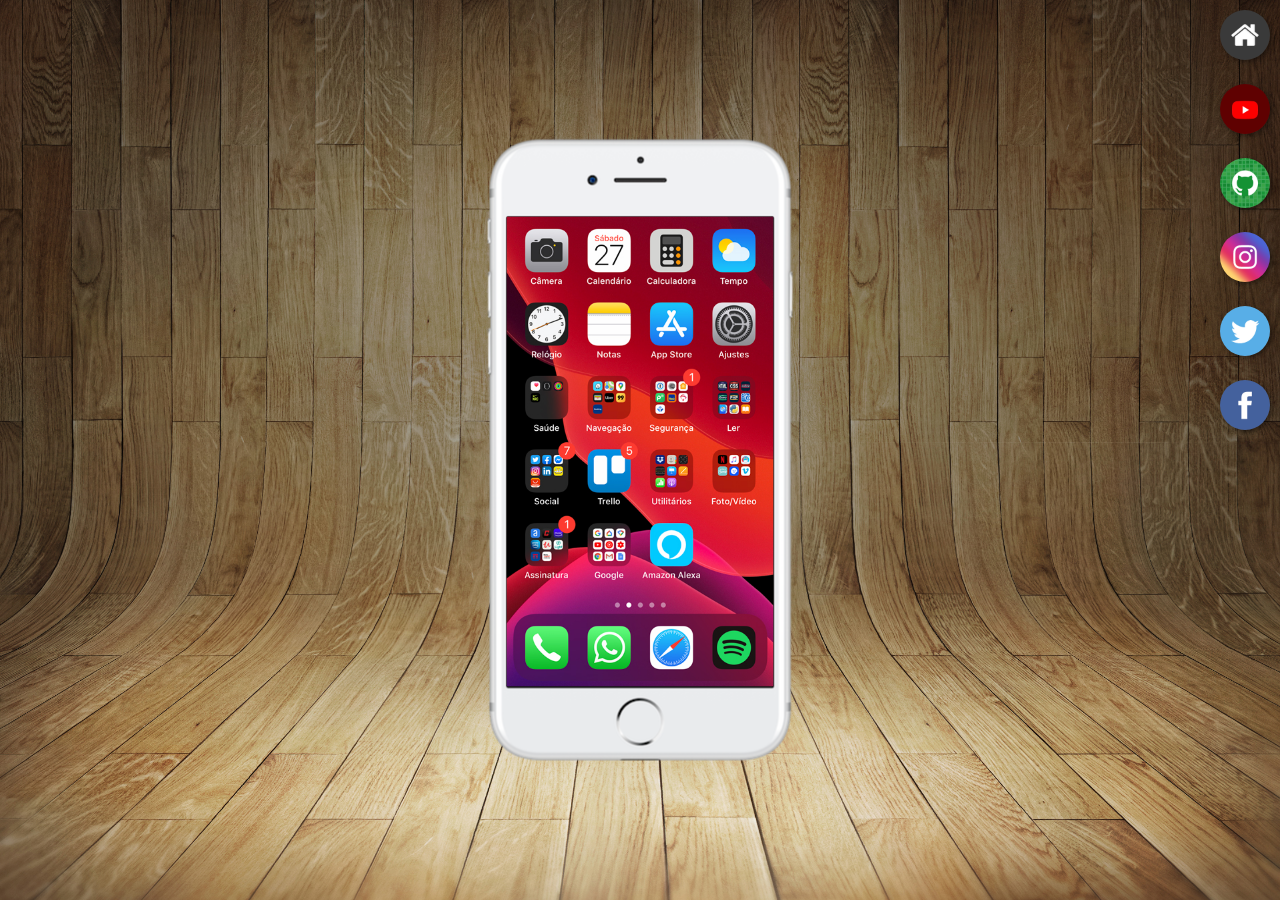
<file: index.html>
<!DOCTYPE html>
<html lang="pt-br">
<head>
    <meta charset="UTF-8">
    <meta name="viewport" content="width=device-width, initial-scale=1.0">
    <link rel="shortcut icon" href="favicon.ico" type="image/x-icon">
    <link rel="stylesheet" href="estilos/style.css">
    <title>Projeto Redes Socias</title>
</head>
<body>
   <main>
    <section id="telefone">
            <iframe src="home.html" name="tela" id="tela" frameborder="0">Seu nevagador nao e compativel com isso</iframe>
    </section>
    <section id="redes-sociais">
        <a href="home.html" target="tela"><img src="imagens/logo-home.jpg" alt="Home"></a> <br>
        <a href="youtube.html" target="tela"><img src="imagens/logo-youtube.jpg" alt=""></a> <br>
        <a href="github.html" target="tela"><img src="imagens/logo-github.jpg" alt=""></a> <br>
        <a href="instagram.html" target="tela"><img src="imagens/logo-instagram.jpg" alt=""></a> <br>
        <a href="twitter.html" target="tela"><img src="imagens/logo-twitter.jpg" alt=""></a> <br>
        <a href="facebook.html" target="tela"><img src="imagens/logo-facebook.jpg" alt=""></a>
    </section>
   </main>
</body>
</html>
</file>
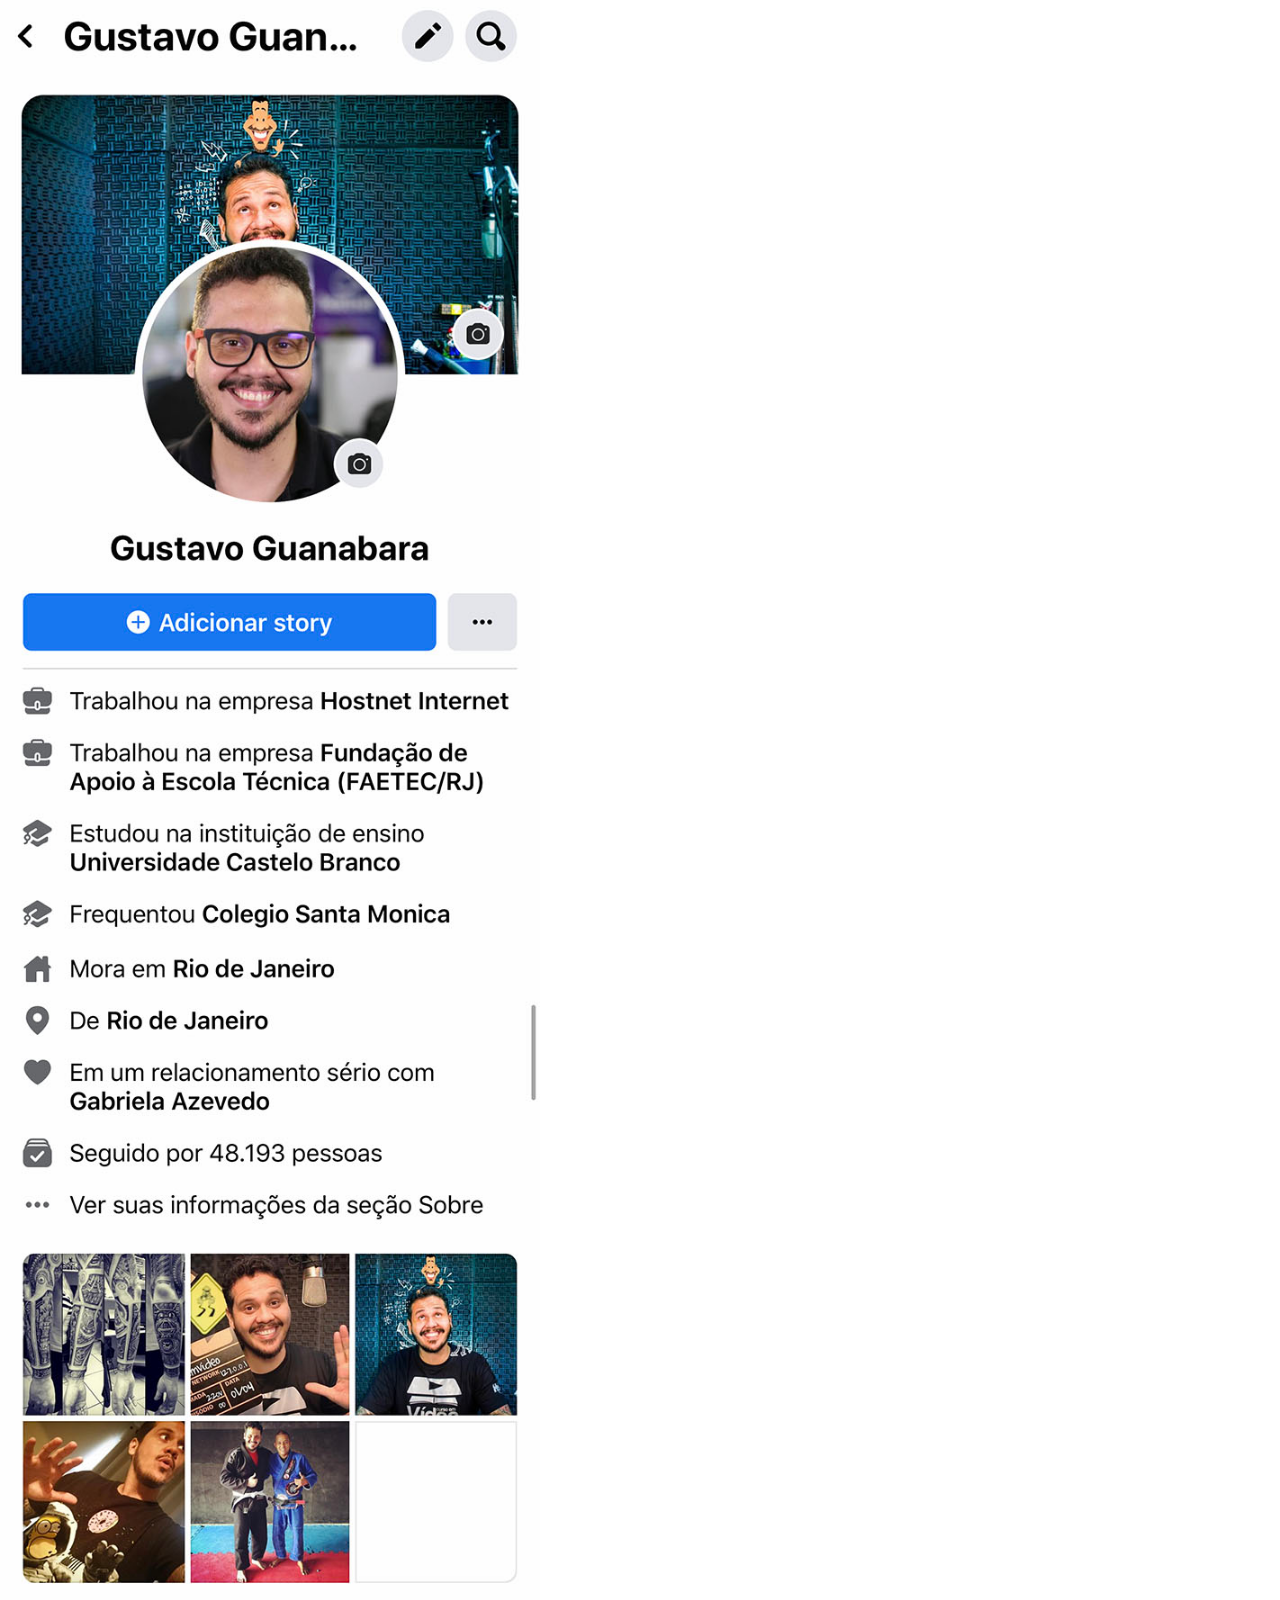
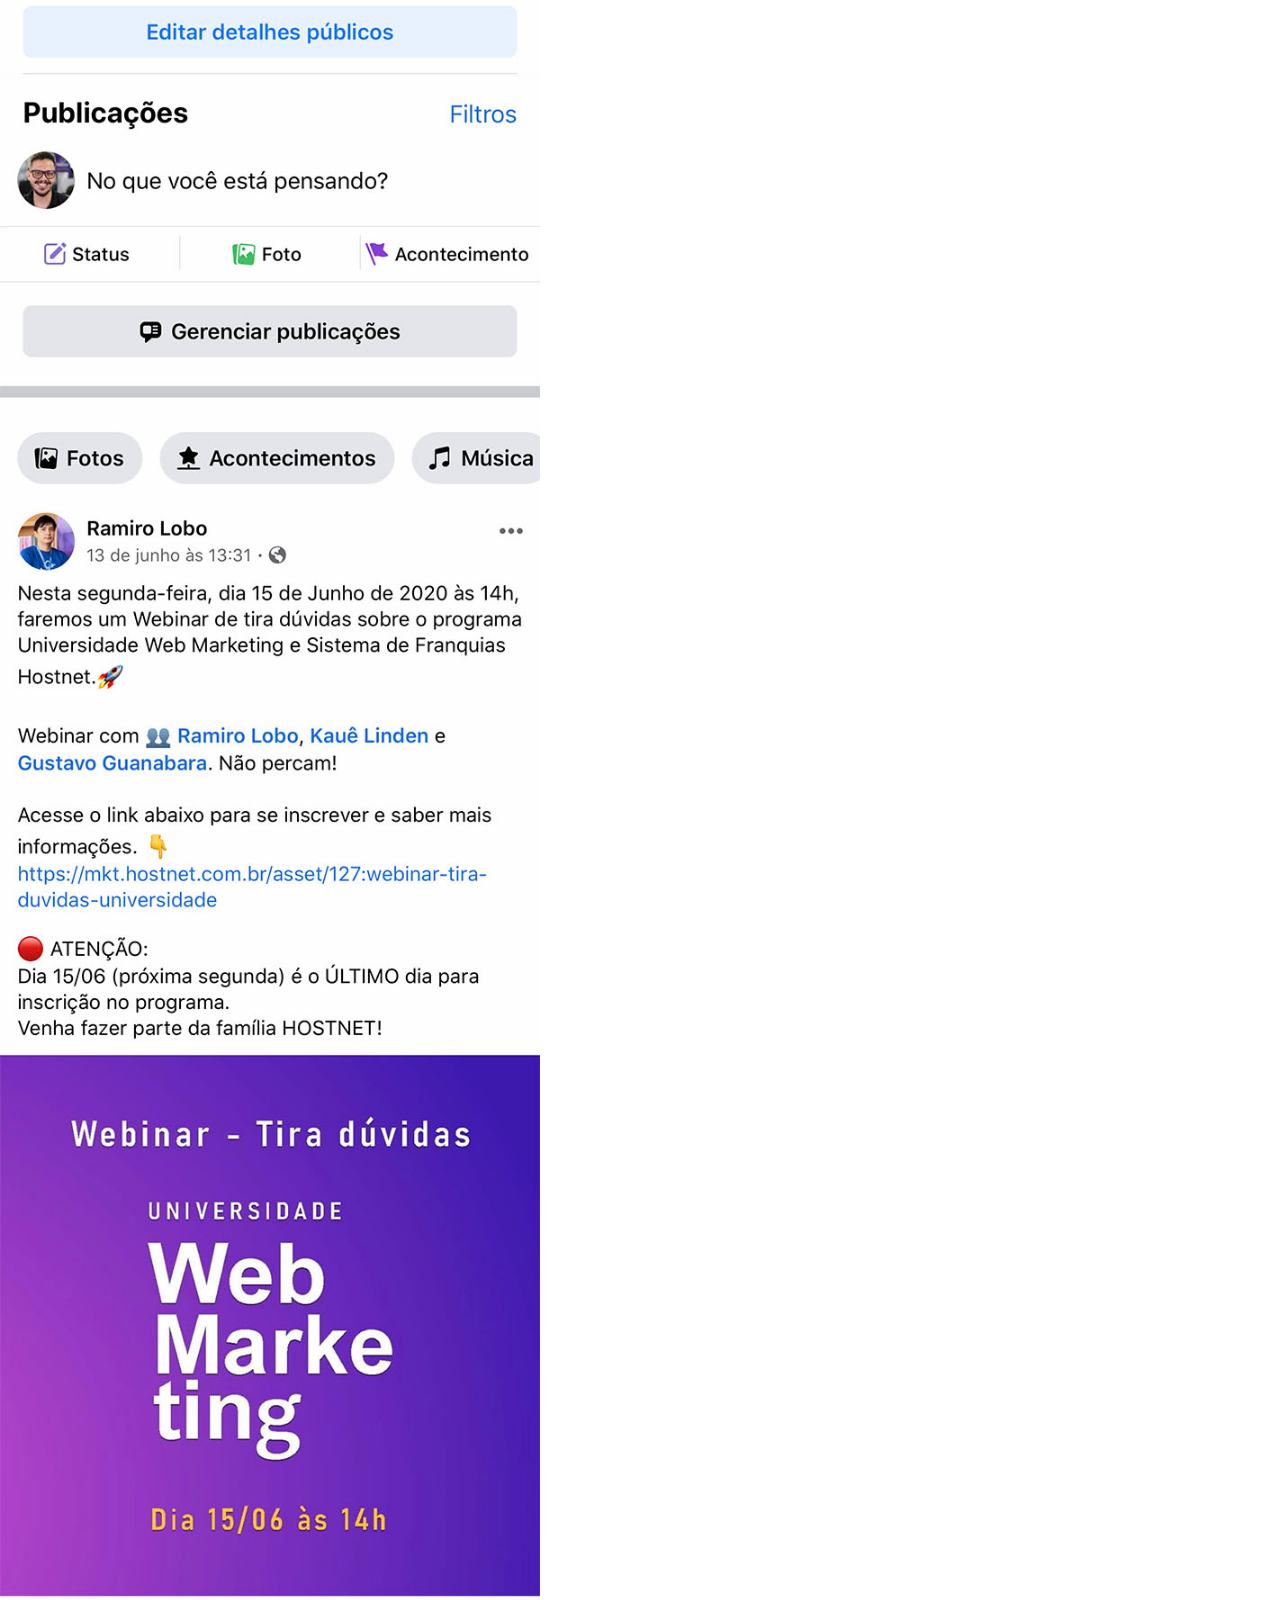
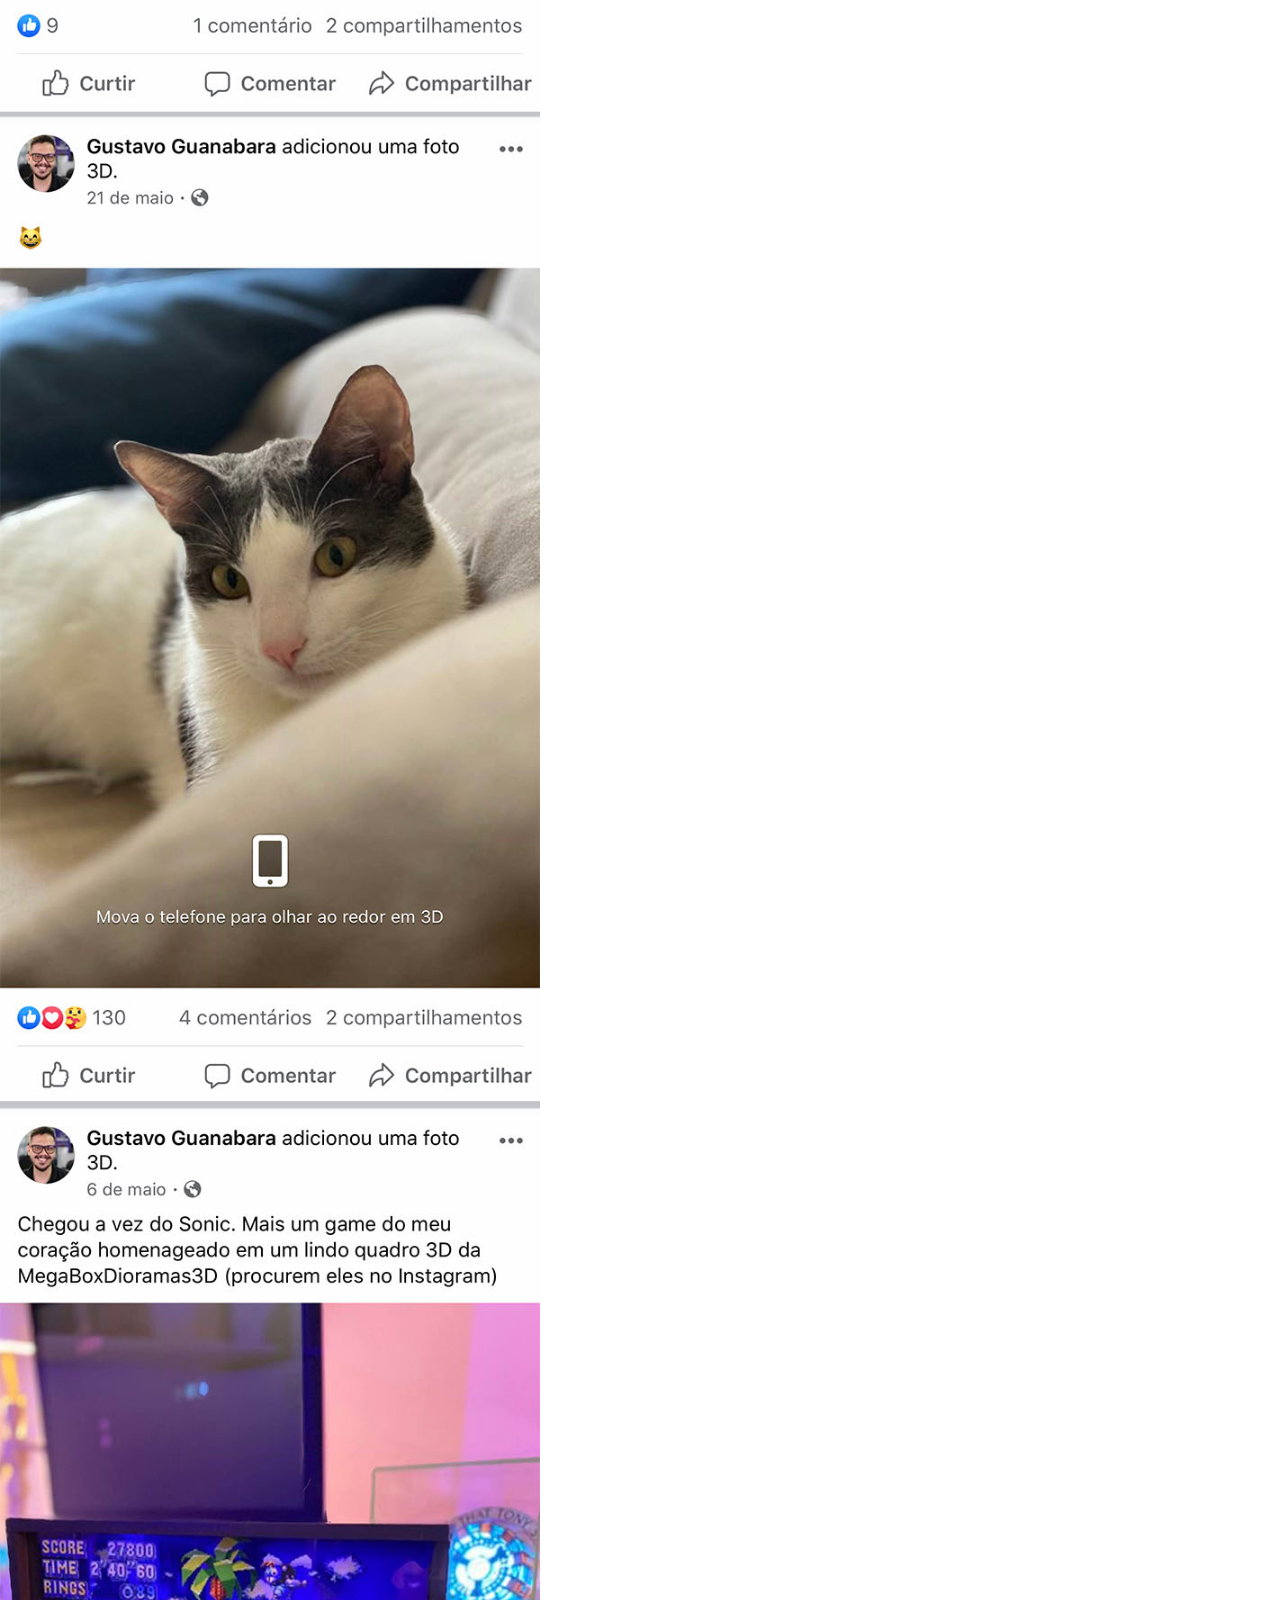
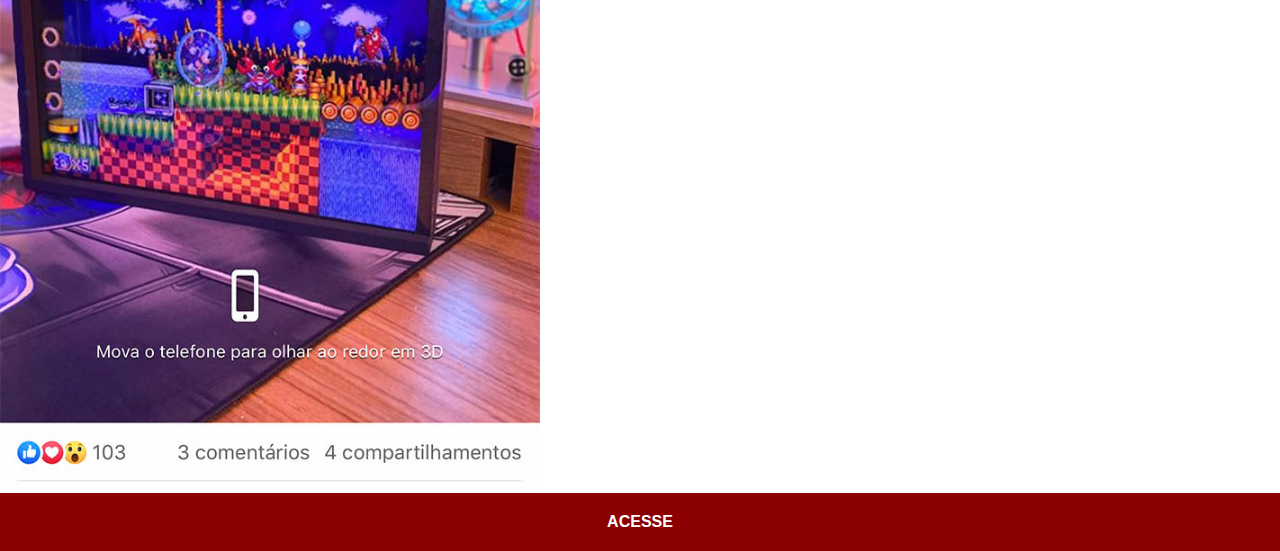
<file: facebook.html>
<!DOCTYPE html>
<html lang="pt-br">
<head>
    <meta charset="UTF-8">
    <meta name="viewport" content="width=device-width, initial-scale=1.0">
    <title>Facebook</title>
    <link rel="stylesheet" href="estilos/social.css">
</head>
<body>
    <img src="imagens/tela-facebook.jpg" alt="Facebook">
    <a href="https://www.facebook.com/privacy/consent/inline/?flow=acv_fb_consent_debut_2nd&source=fb_1st_time_3pd_consent_flow" target="_blank">ACESSE</a>
</body>
</html>
</file>
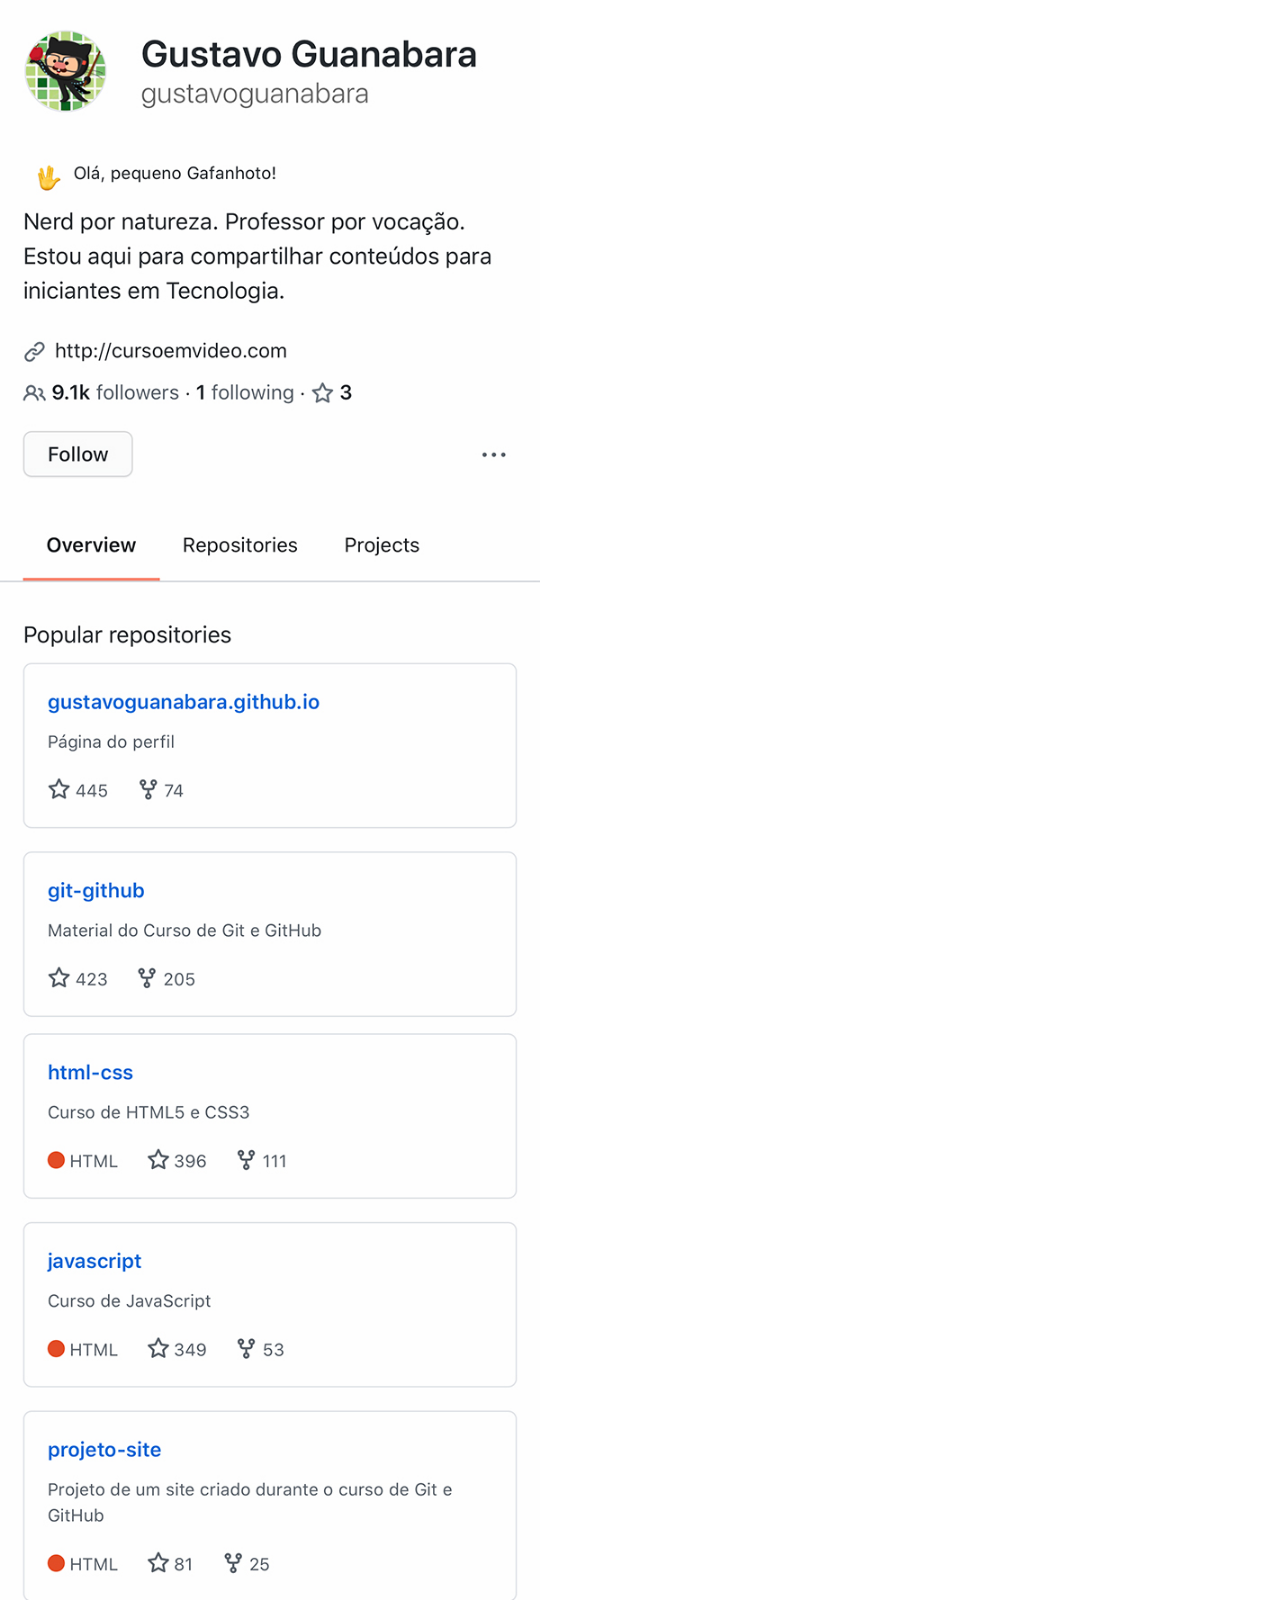
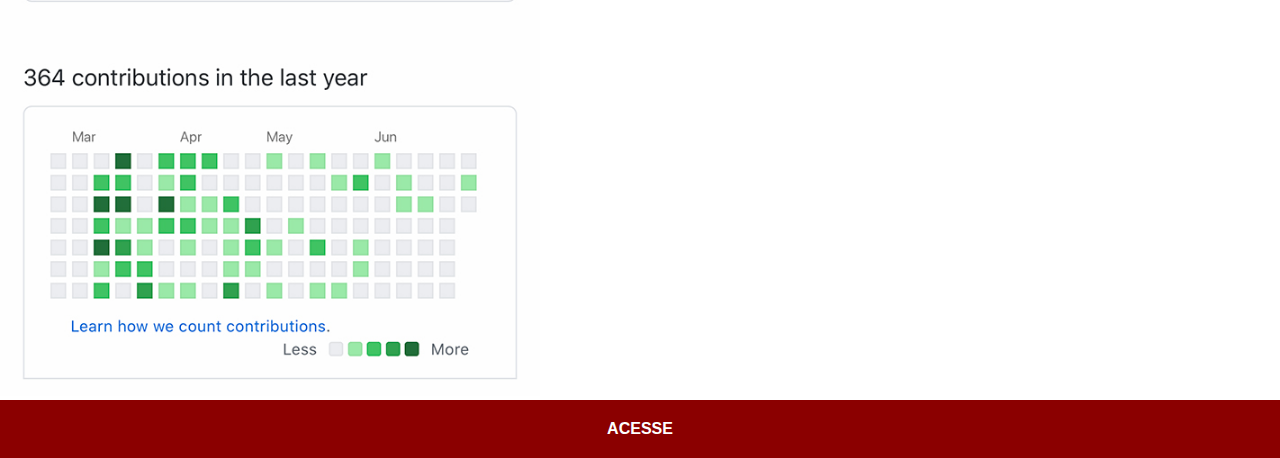
<file: github.html>
<!DOCTYPE html>
<html lang="pt-br">
<head>
    <meta charset="UTF-8">
    <meta name="viewport" content="width=device-width, initial-scale=1.0">
    <title>Github</title>
    <link rel="stylesheet" href="estilos/social.css">
</head>
<body>
    <img src="imagens/tela-github.jpg" alt="Github">
    <a href="https://github.com/gustavoguanabara" target="_blank">ACESSE</a>
</body>
</html>
</file>
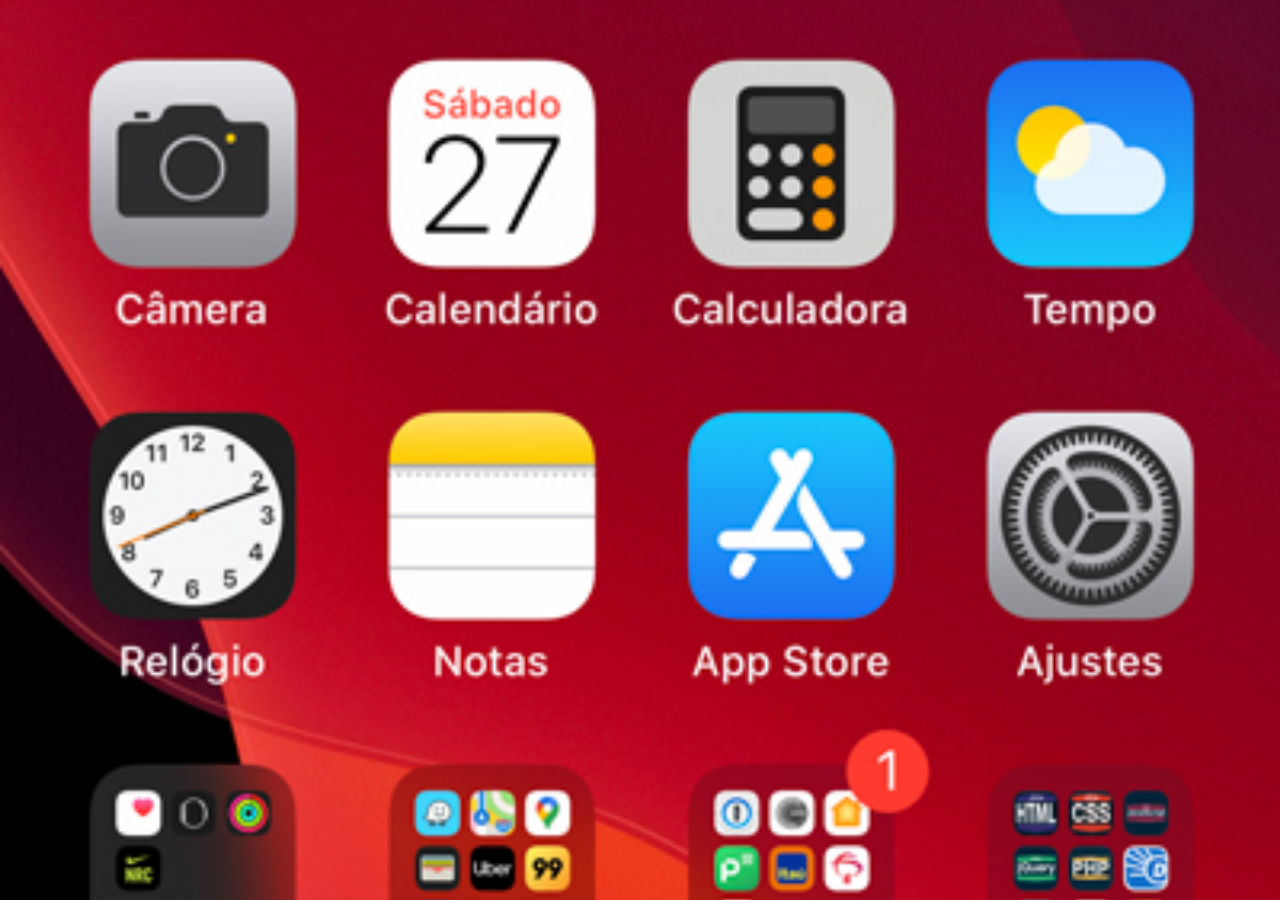
<file: home.html>
<!DOCTYPE html>
<html lang="pt-br">
<head>
    <meta charset="UTF-8">
    <meta name="viewport" content="width=device-width, initial-scale=1.0">
    <title>home</title>
</head>
<body>
    <style>
        * {
            margin: 0px;
            padding: 0px;
        }

        body {
            width: 100vw;
            height: 100vh;
            background: black url('../imagens/tela-home.jpg') no-repeat top center;
            background-size: cover;
        }
    </style>
</body>
</html>
</file>
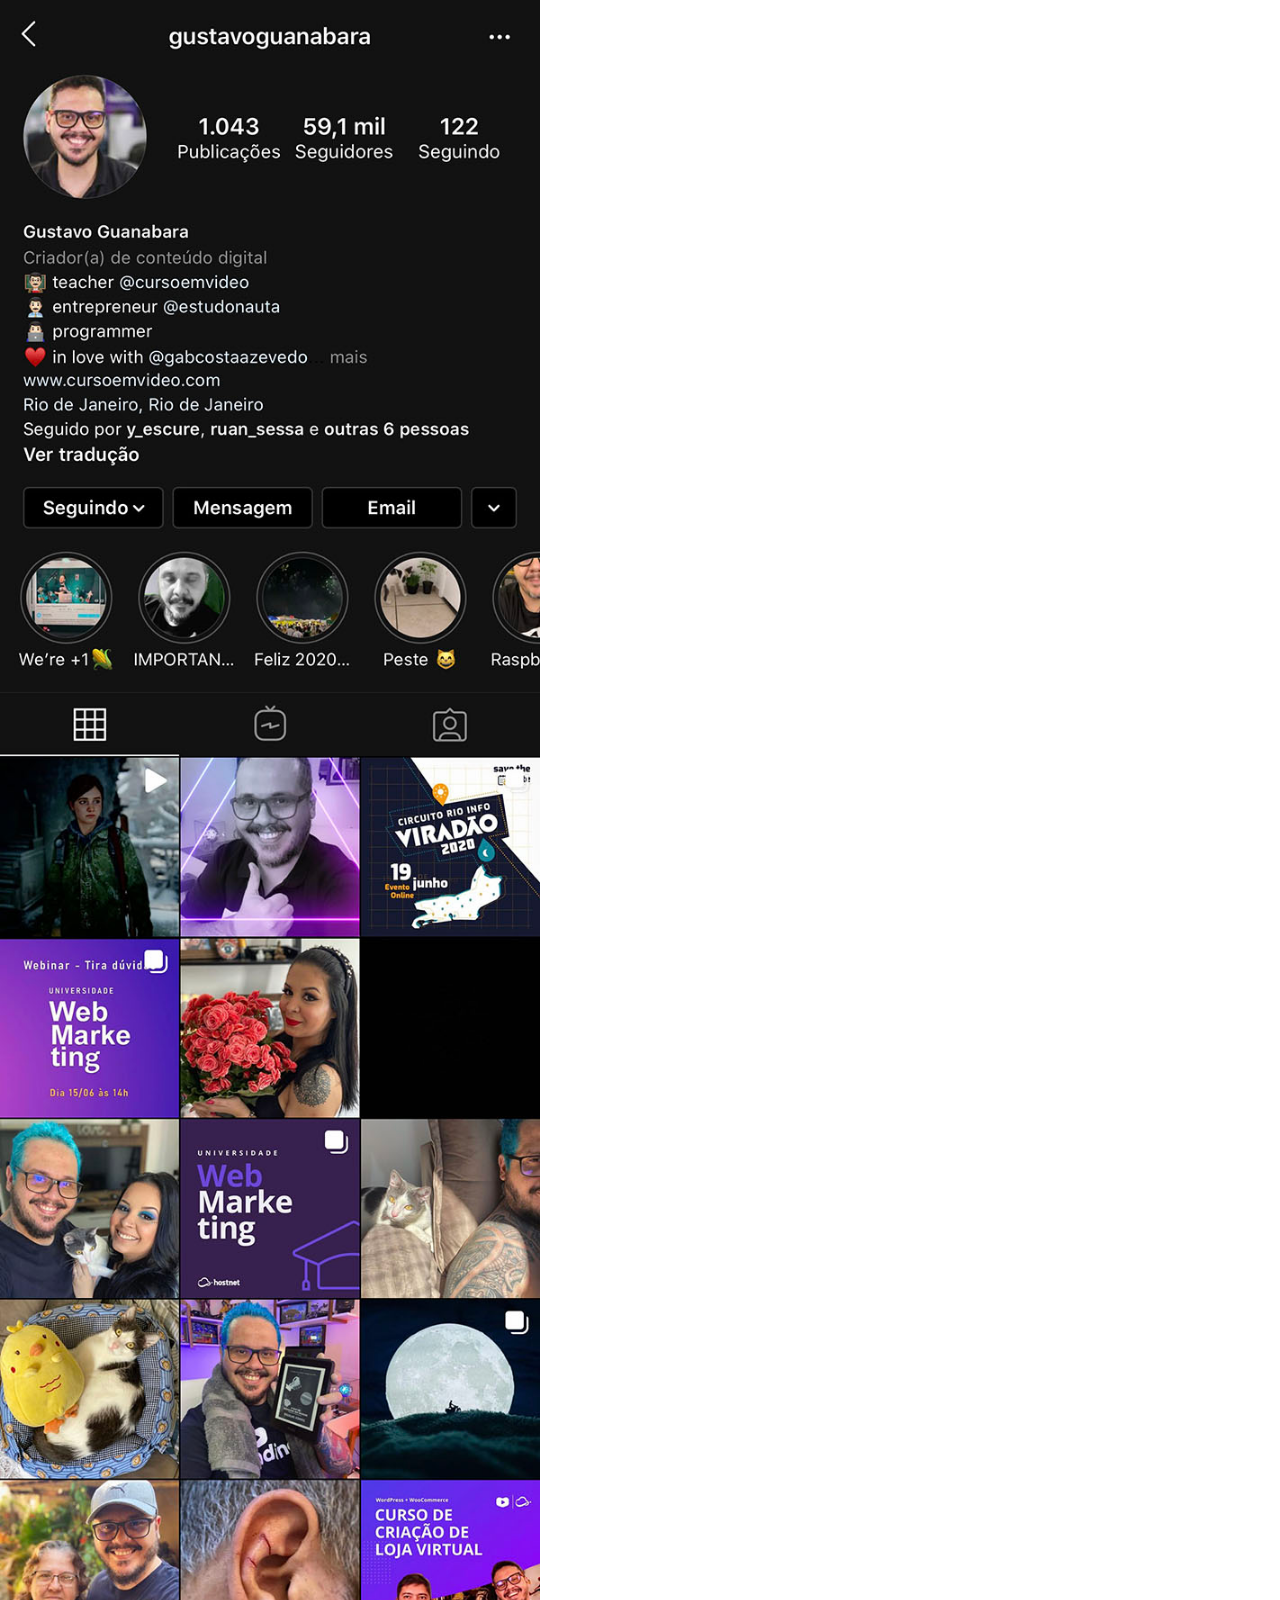
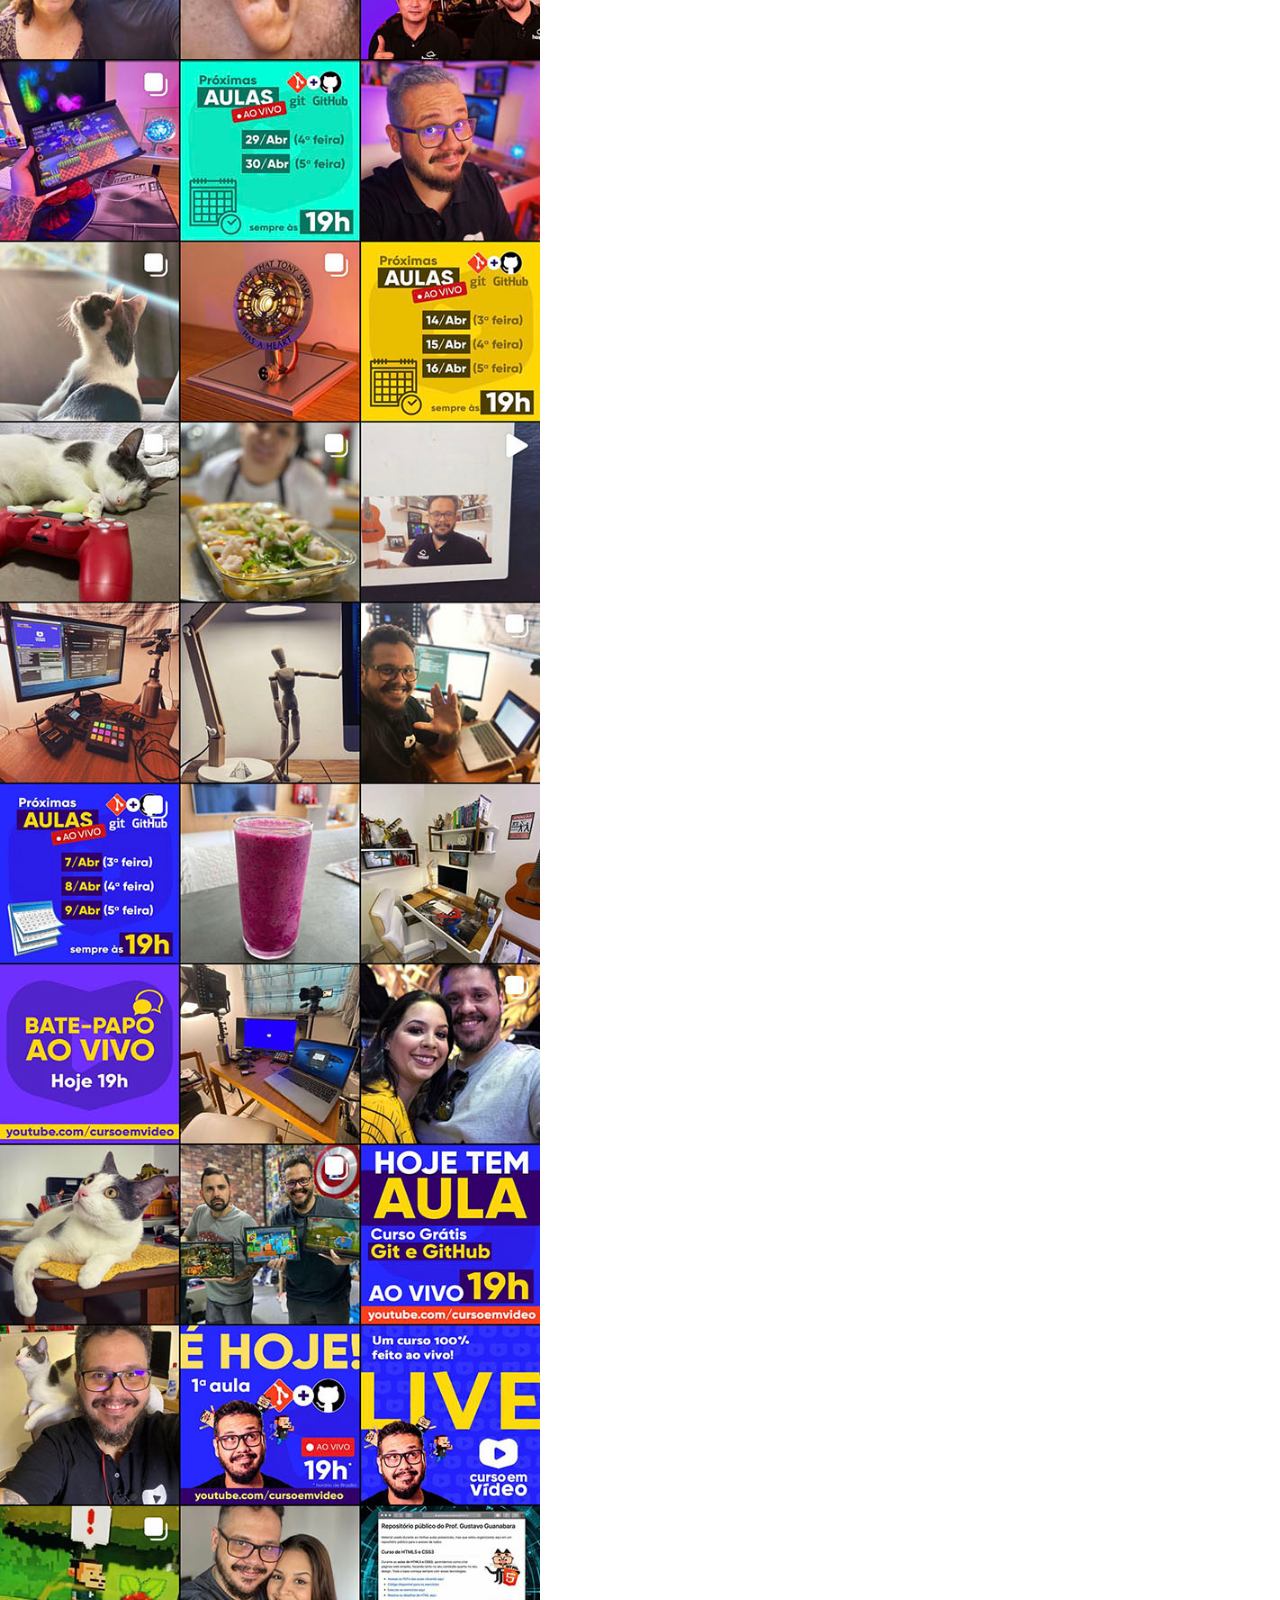
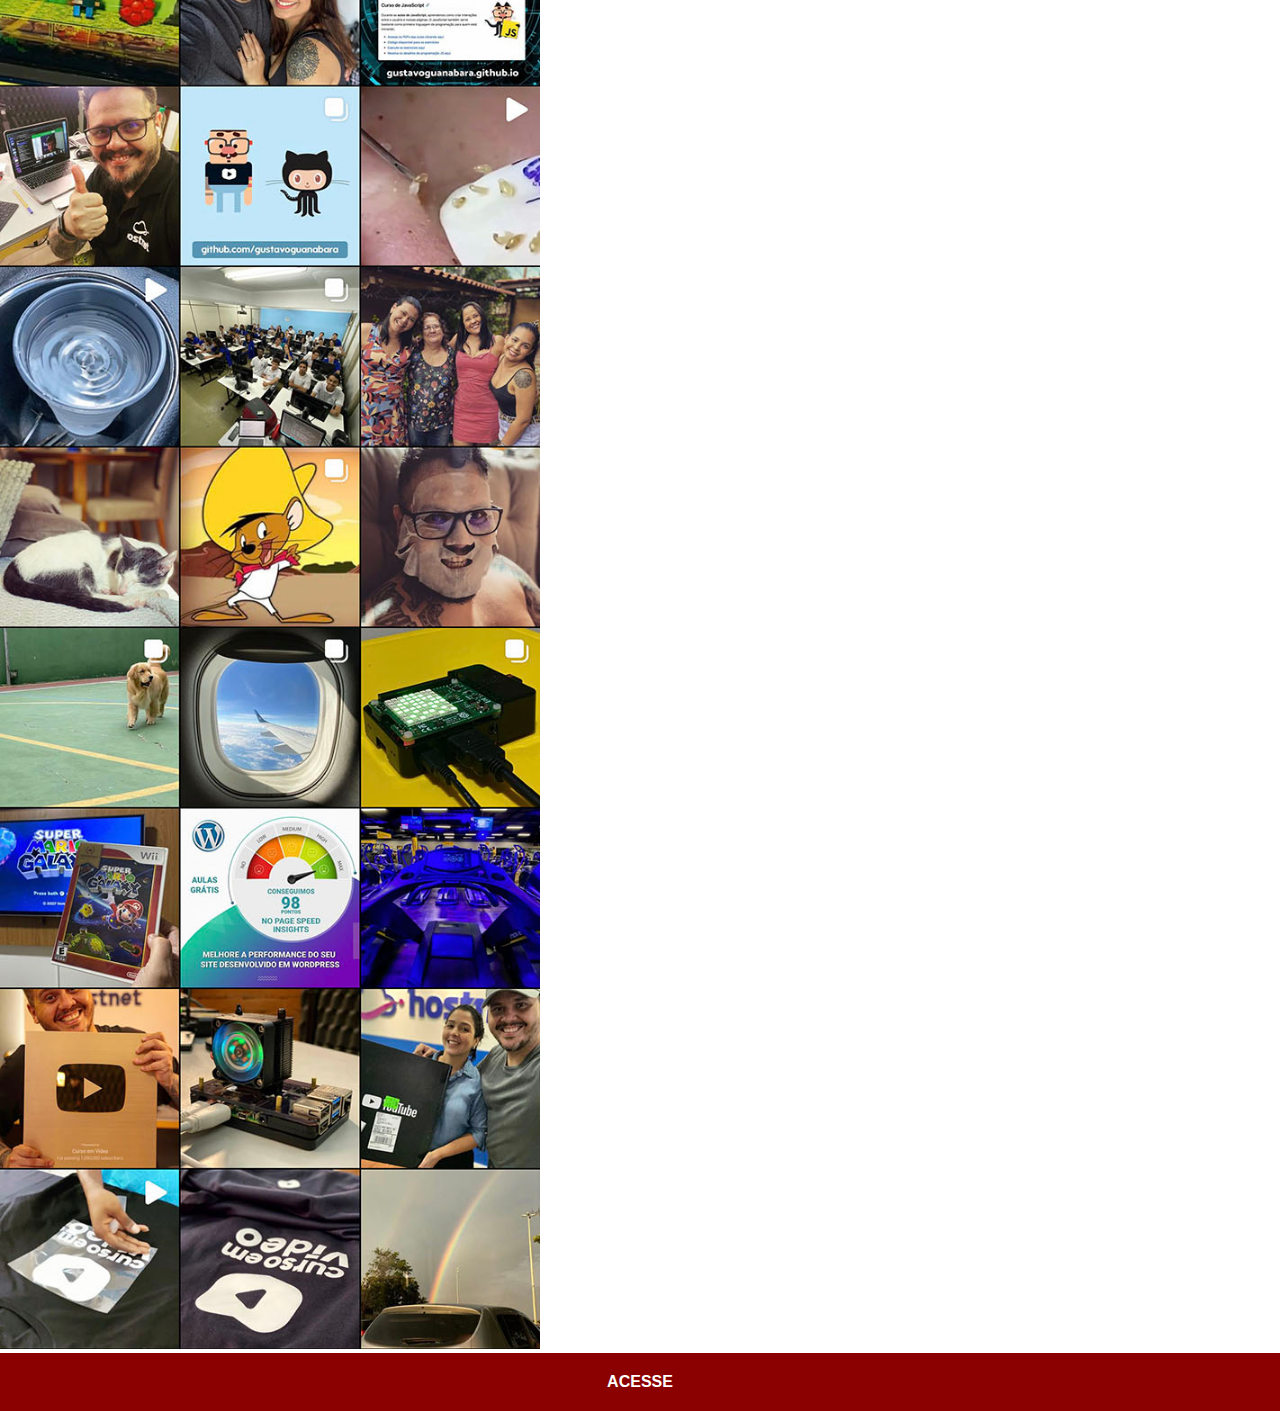
<file: instagram.html>
<!DOCTYPE html>
<html lang="pt-br">
<head>
    <meta charset="UTF-8">
    <meta name="viewport" content="width=device-width, initial-scale=1.0">
    <title>instagram</title>
    <link rel="stylesheet" href="estilos/social.css">
</head>
<body>
    <img src="imagens/tela-instagram.jpg" alt="Instagram">
    <a href="https://www.instagram.com/gustavoguanabara" target="_blank">ACESSE</a>
</body>
</html>
</file>
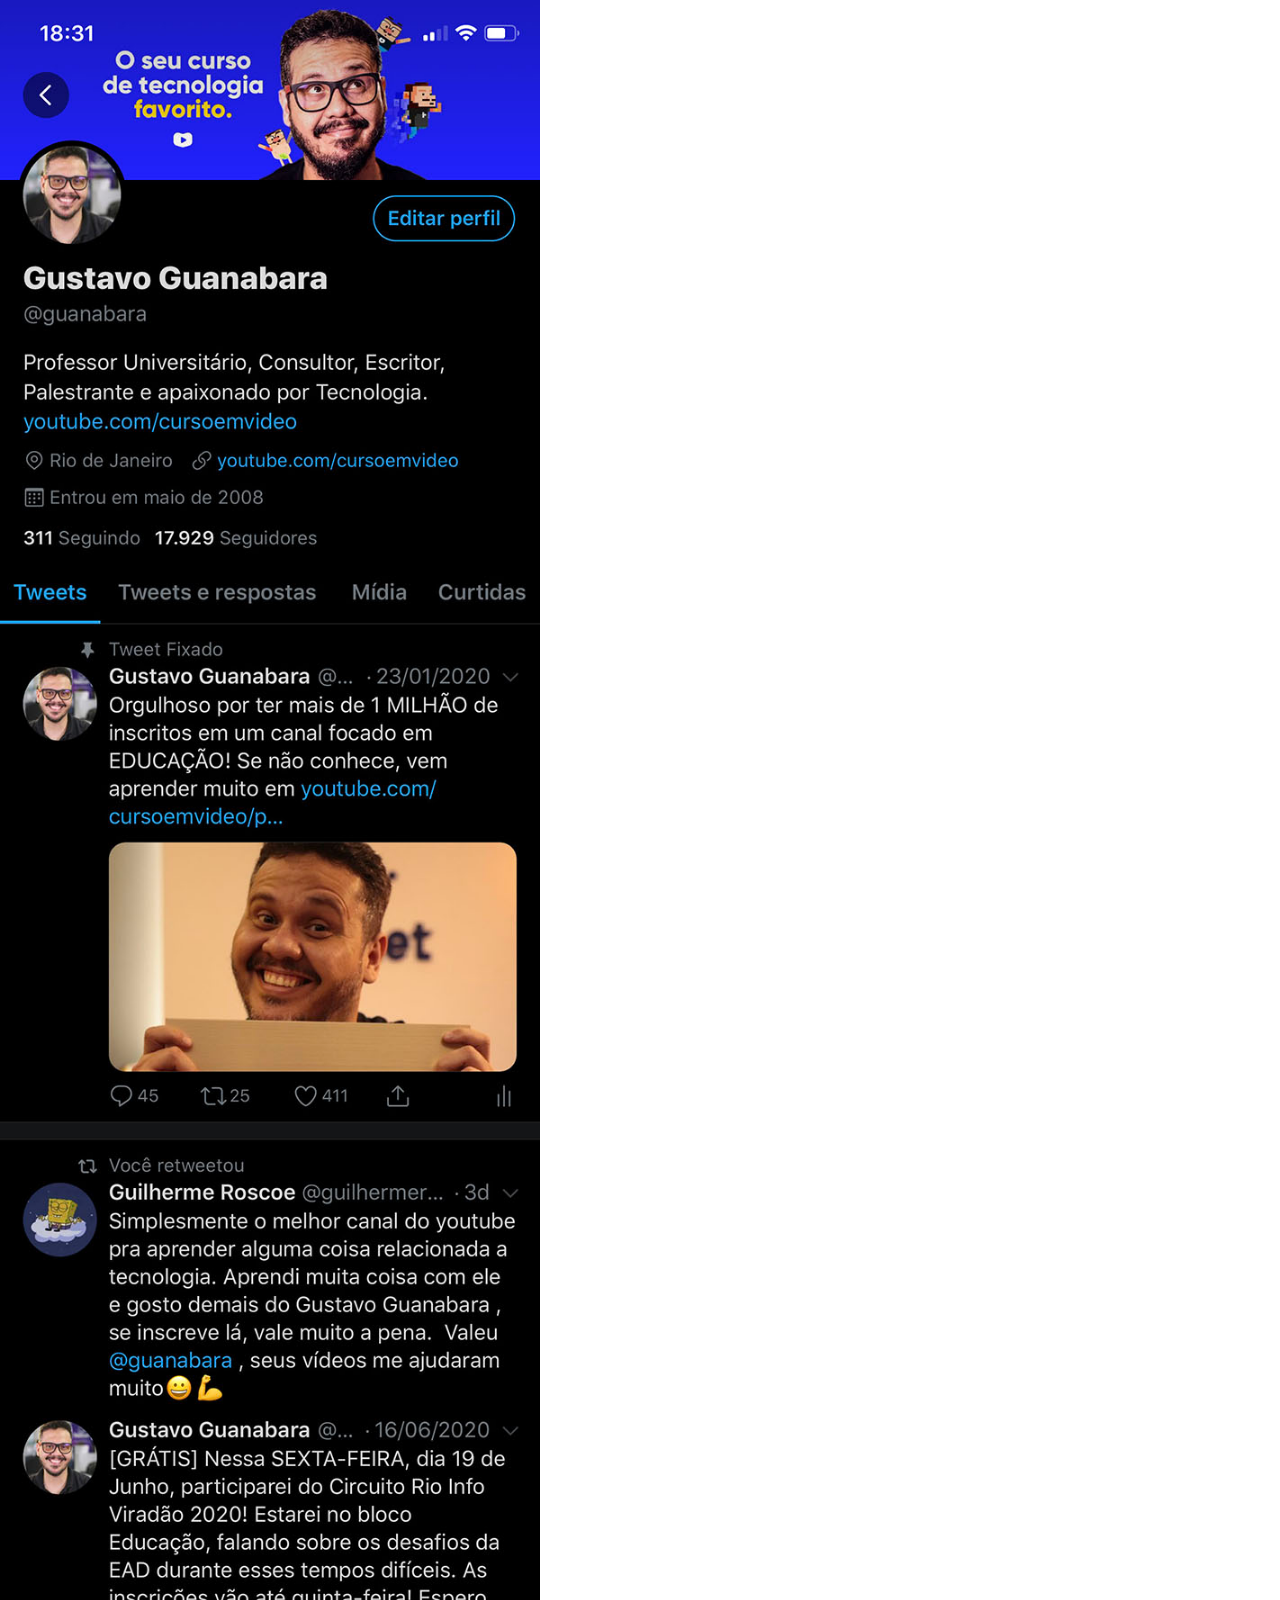
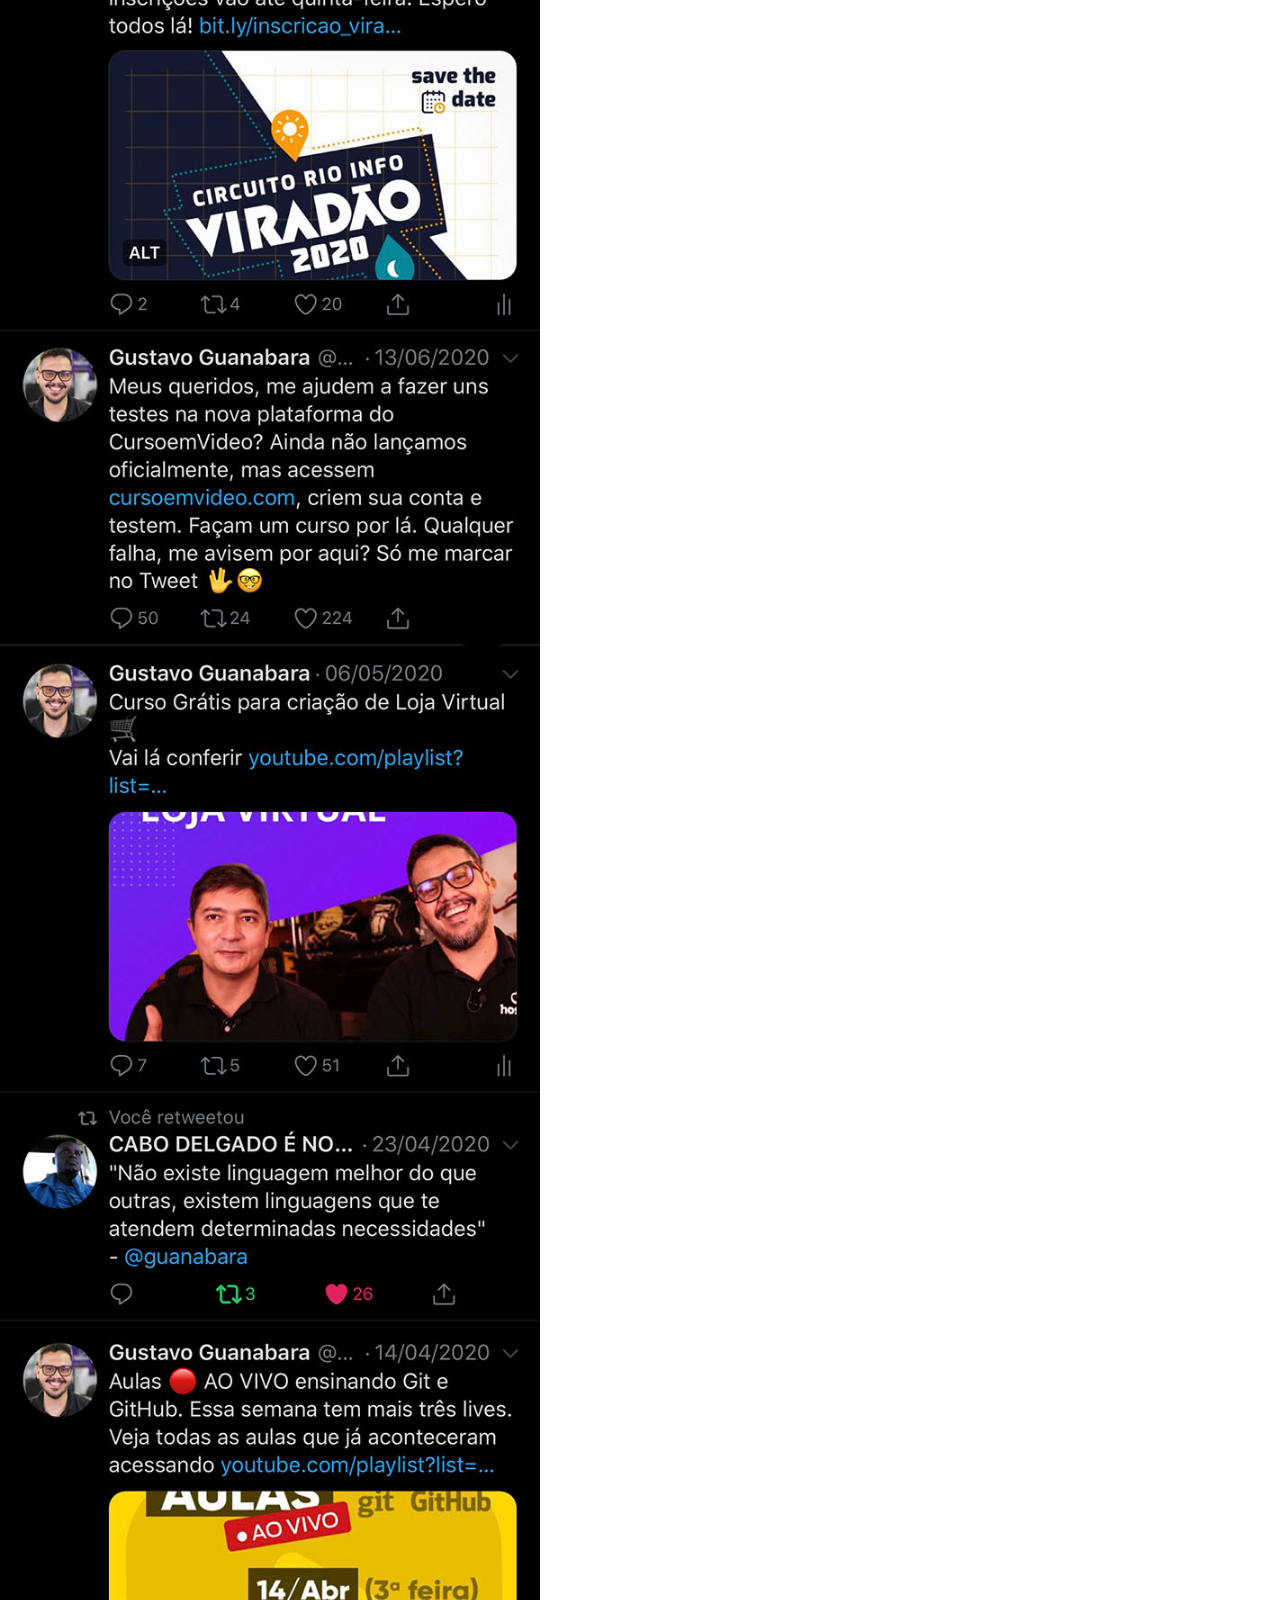
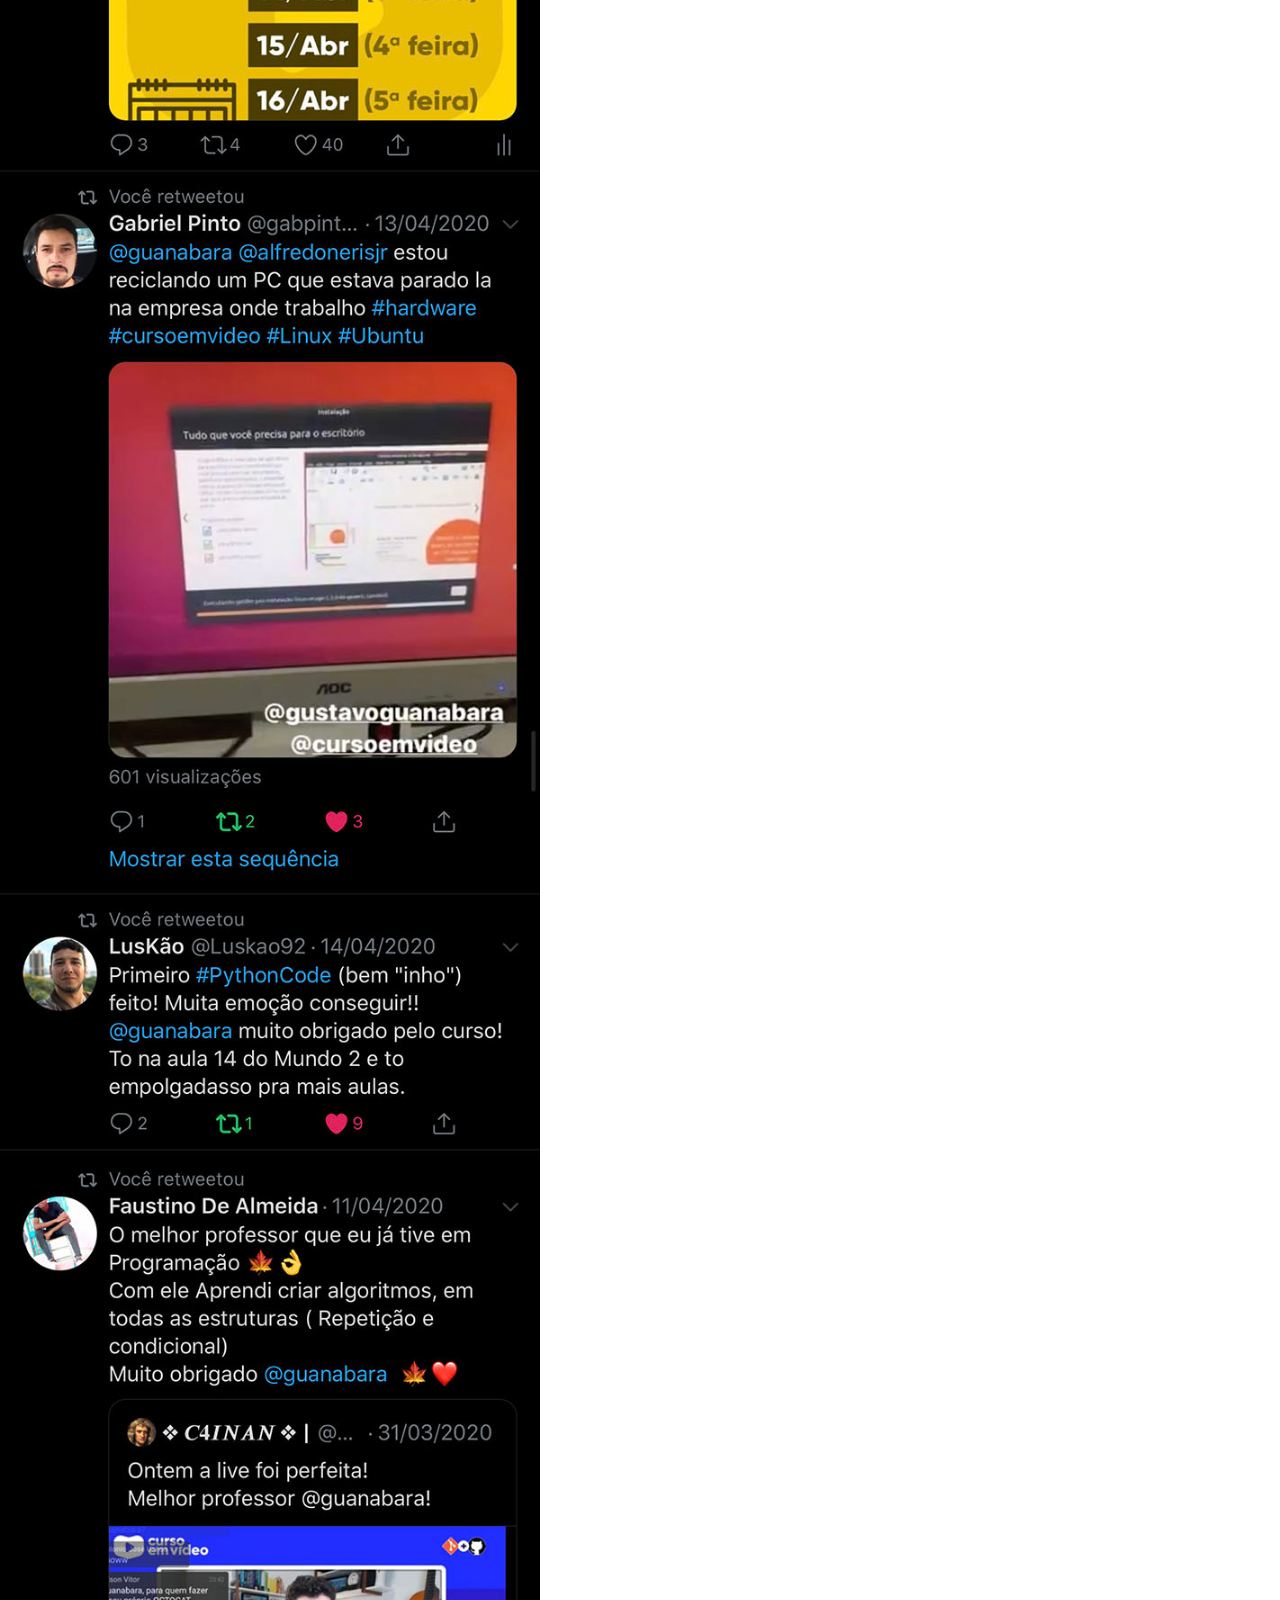
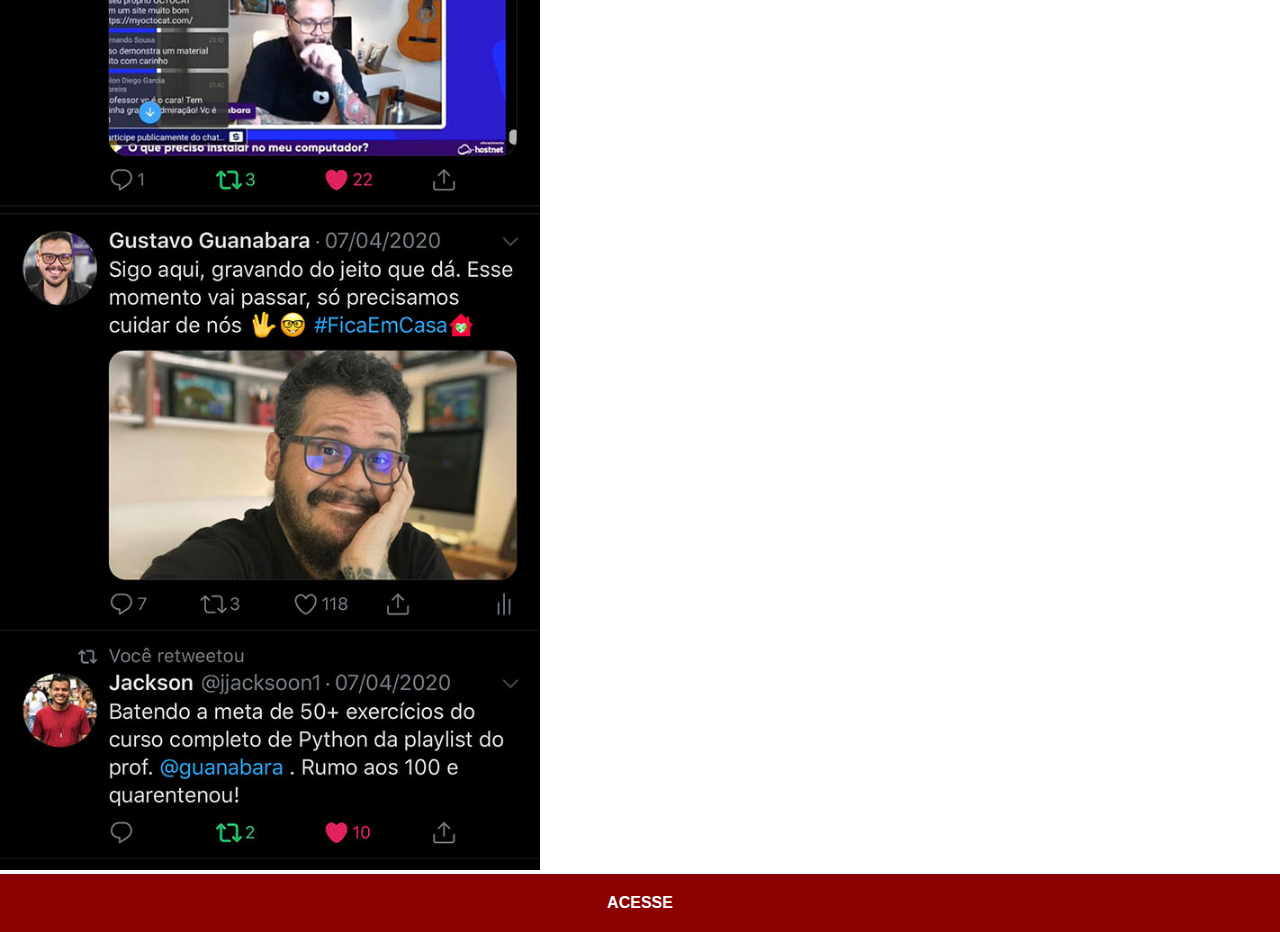
<file: twitter.html>
<!DOCTYPE html>
<html lang="pt-br">
<head>
    <meta charset="UTF-8">
    <meta name="viewport" content="width=device-width, initial-scale=1.0">
    <title>Twitter</title>
    <link rel="stylesheet" href="estilos/social.css">
</head>
<body>
    <img src="imagens/tela-twitter.jpg" alt="Twitter">
    <a href="https://x.com/home" target="_blank">ACESSE</a>
</body>
</html>
</file>
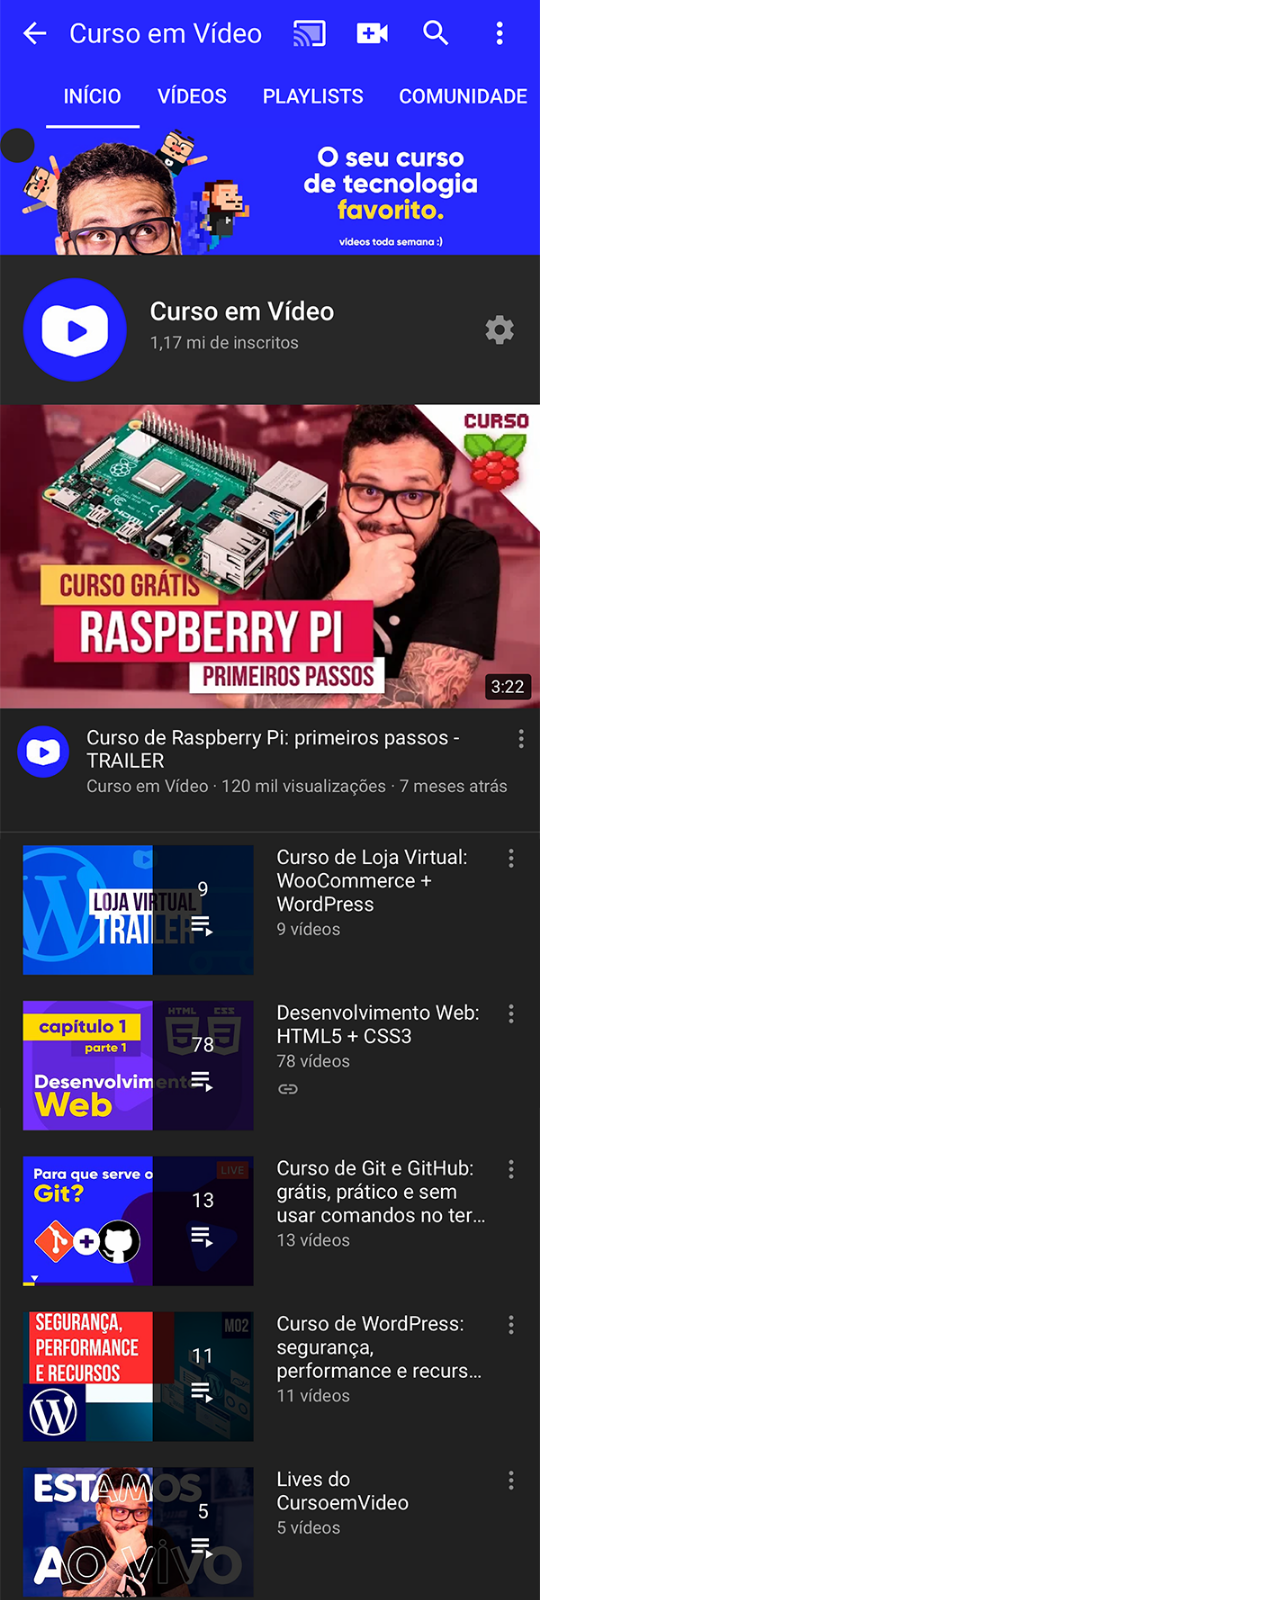
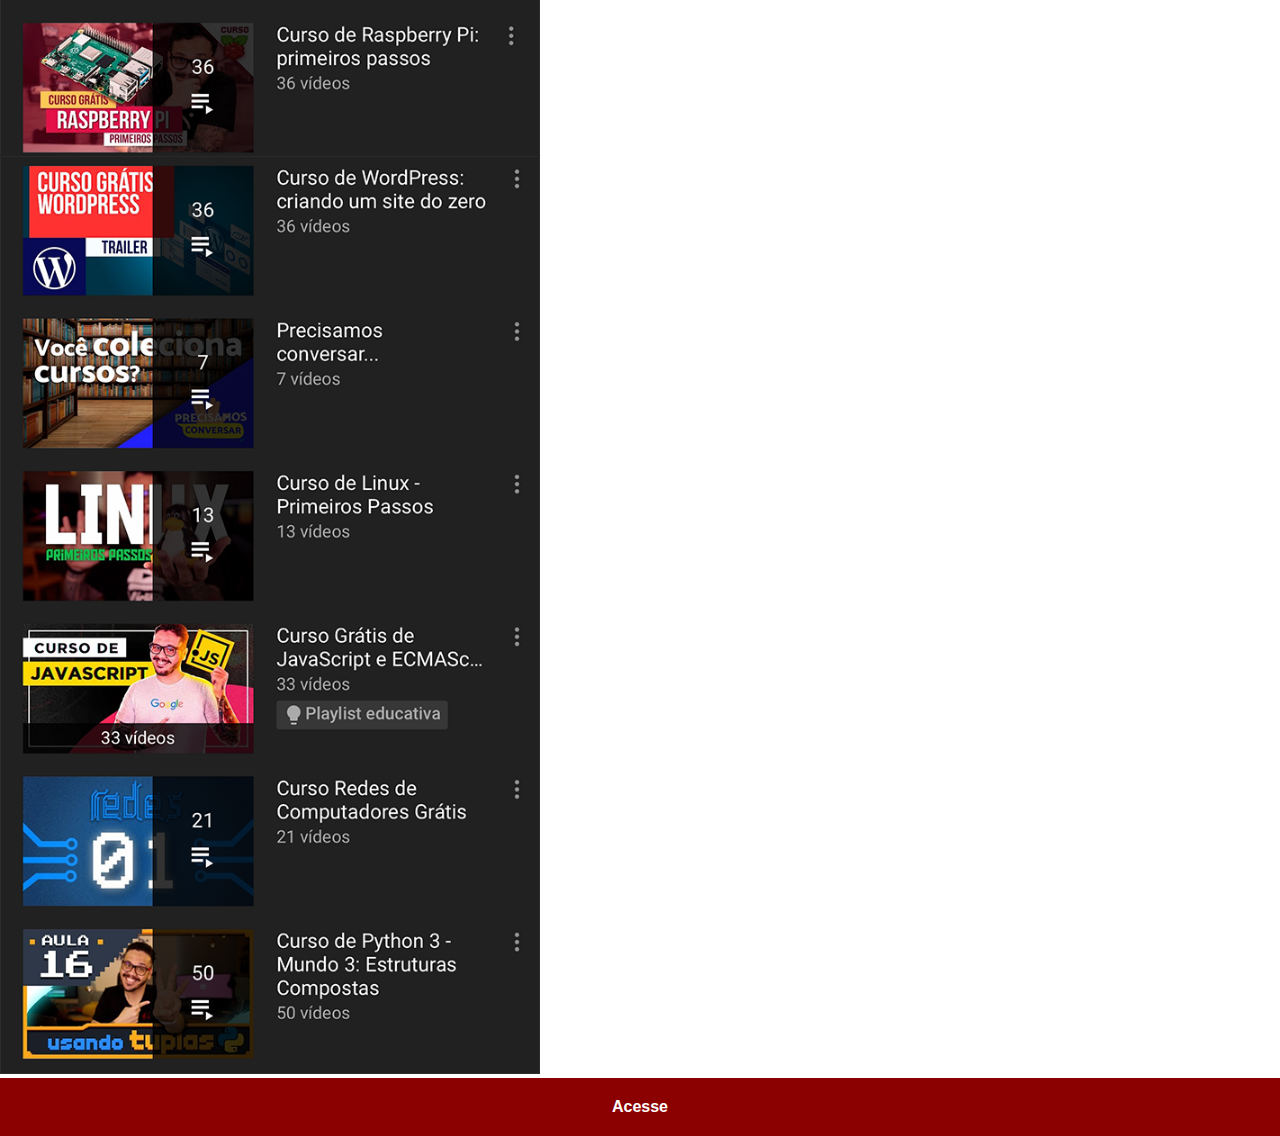
<file: youtube.html>
<!DOCTYPE html>
<html lang="pt-br">
<head>
    <meta charset="UTF-8">
    <meta name="viewport" content="width=device-width, initial-scale=1.0">
    <title>Youtube</title>
    <link rel="stylesheet" href="estilos/social.css">
</head>
<body>
    <img src="imagens/tela-youtube.png" alt="Youtube">
    <a href="https://www.youtube.com/cursoemvideo/playlists" target="_blank">Acesse</a>
</body>
</html>
</file>
<file: estilos/style.css>
@charset "UTF-8";

* {
    margin: 0px;
    padding: 0px;
    font-family: Arial, Helvetica, sans-serif;
}

html, body {
    height: 100vh;
    width: 100vw;
    background-color: black;
}

main {
    height: 100vh;
    position: relative;
}

body {
    background: url('../imagens/fundo-madeira.jpg') no-repeat top center;
    background-size: cover;
    background-attachment: fixed;
}

section#telefone {
    position: absolute;
    top: 50%;
    left: 50%;
    transform: translate(-50%, -50%);

    height: 627px;
    width: 311px;
    background: url('../imagens/frame-iphone.png') no-repeat;
}

iframe#tela {
    position: relative;
    top: 80px;
    left: 22px;
    width: 267px;
    height: 470px;
}

section#redes-sociais {
    text-align: right;
}

section#redes-sociais img {
    width: 50px;
    margin: 10px;
    border-radius: 50%;
    box-shadow: 2px 2px 5px rgba(0, 0, 0, 0.432);
    box-sizing: border-box;
}

section#redes-sociais img:hover {
    border: 2px solid rgba(255, 255, 255, 0.61);
    transform: translate(-3px, -3px);
    box-shadow: 5px 5px 10px rgba(0, 0, 0, 0.541);
    transition: transform .4s;
}
</file>
<file: estilos/social.css>
@charset "UTF-8";

* {
    margin: 0px;
    padding: 0px;
    font-family: Arial, Helvetica, sans-serif;
 }
img {
    width: 60vh;
    
}

::-webkit-scrollbar {
    width: 0px;
    height: 0px;
}

a {
    display: block;
    background-color: darkred;
    padding: 20px;
    text-align: center;
    font-weight: bolder;
    text-decoration: none;
    color: white;
}

a:hover {
    color: red;
}
</file>
